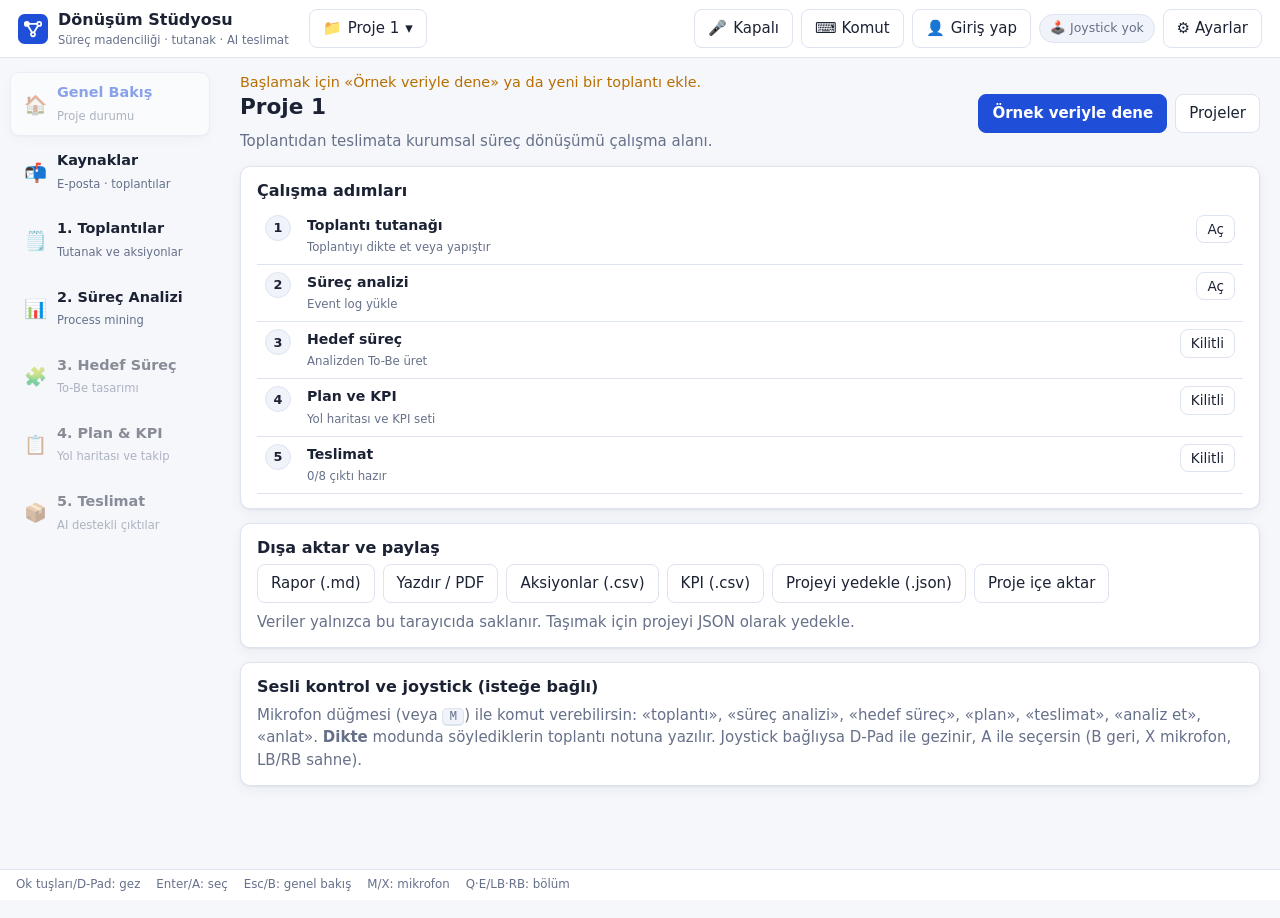
<file: index.html>
<!doctype html>
<html lang="tr">
<head>
<meta charset="utf-8">
<meta name="viewport" content="width=device-width,initial-scale=1,viewport-fit=cover">
<title>Dönüşüm Stüdyosu</title>
<meta name="description" content="Toplantı tutanağı, process mining, hedef süreç tasarımı, plan/KPI ve AI destekli teslimat — tek çalışma alanında.">
<meta name="theme-color" content="#1f4fd8">
<meta name="mobile-web-app-capable" content="yes">
<meta name="apple-mobile-web-app-capable" content="yes">
<meta name="apple-mobile-web-app-title" content="Dönüşüm">
<meta name="apple-mobile-web-app-status-bar-style" content="default">
<meta name="format-detection" content="telephone=no">
<link rel="manifest" href="manifest.webmanifest">
<link rel="icon" href="icons/icon.svg" type="image/svg+xml">
<link rel="apple-touch-icon" href="icons/apple-touch-icon.png">
<link rel="stylesheet" href="style.css">
</head>
<body>
<header id="top">
  <div class="brand"><img src="icons/icon.svg" alt="" width="30" height="30"><div><b>Dönüşüm Stüdyosu</b><small>Süreç madenciliği · tutanak · AI teslimat</small></div></div>
  <button class="btn" id="projBtn" data-nav data-act="projects" title="Projeler">📁 <span id="projName"></span> ▾</button>
  <div class="hud">
    <button class="btn mic" id="micBtn" data-nav data-act="mic" title="Mikrofon (M)">🎤 <span id="micLbl">Kapalı</span></button>
    <button class="btn" data-nav data-act="mode" id="modeBtn" title="Komut / Dikte modu">⌨️ Komut</button>
    <button class="btn" id="acctBtn" data-nav data-act="goSources" title="İş hesabı / kaynaklar">👤 <span id="acctLbl">Giriş yap</span></button>
    <span class="chip" id="padChip">🕹️ Joystick yok</span>
    <button class="btn" data-nav data-act="settings" title="Ayarlar">⚙️ Ayarlar</button>
  </div>
</header>
<div class="shell">
  <nav id="map" aria-label="Bölümler"></nav>
  <section class="content"><div id="live" aria-live="polite"></div><main id="view"></main></section>
</div>
<footer id="hints"><span>Ok tuşları/D-Pad: gez</span><span>Enter/A: seç</span><span>Esc/B: genel bakış</span><span>M/X: mikrofon</span><span>Q·E/LB·RB: bölüm</span></footer>
<div id="toasts"></div>
<div id="modal" hidden></div>
<input type="file" id="file" accept=".csv,.txt,.tsv,.json" hidden>
<script src="core.js"></script>
<script src="app.js"></script>
<script>if('serviceWorker' in navigator && location.protocol.startsWith('http')) navigator.serviceWorker.register('sw.js').catch(()=>{});</script>
</body>
</html>
</file>
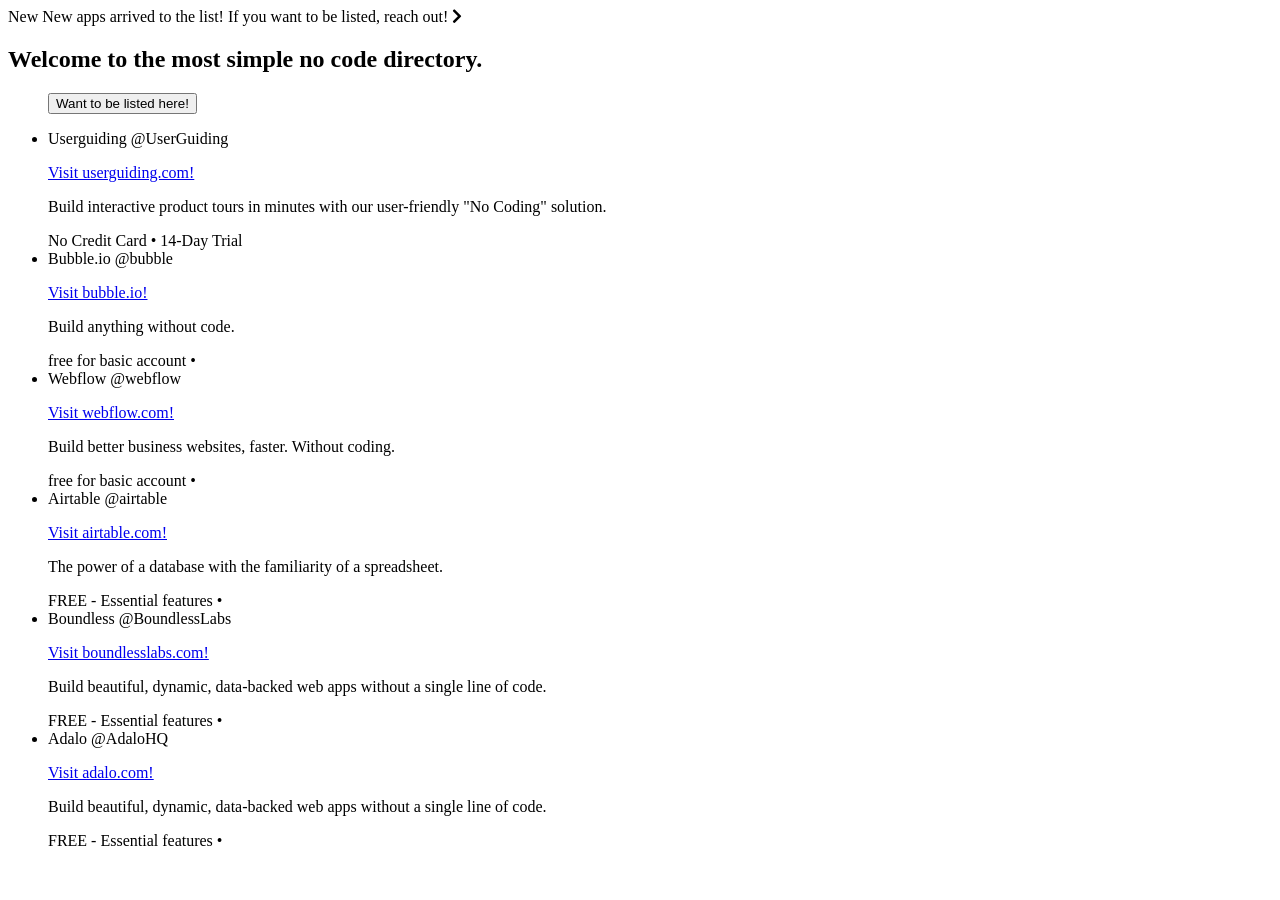
<file: backup/index.html>
<!DOCTYPE html>
<html lang="en">
  <head>
    <!-- Global site tag (gtag.js) - Google Analytics -->
<script async src="https://www.googletagmanager.com/gtag/js?id=G-12KH54SMGH"></script>
<script>
  window.dataLayer = window.dataLayer || [];
  function gtag(){dataLayer.push(arguments);}
  gtag('js', new Date());

  gtag('config', 'G-12KH54SMGH');
</script>
    <meta charset="UTF-8">
    <meta name="viewport" content="width=device-width, initial-scale=1.0">
    <meta http-equiv="X-UA-Compatible" content="ie=edge">
    <link href=https://stitches.hyperyolo.com/output.css rel="stylesheet">
    <link rel="stylesheet" href=https://use.fontawesome.com/releases/v5.6.3/css/all.css integrity=sha384-UHRtZLI+pbxtHCWp1t77Bi1L4ZtiqrqD80Kn4Z8NTSRyMA2Fd33n5dQ8lWUE00s/ crossorigin="anonymous">
    <title><notocode class="com"></notocode></title>
  </head>
  <body><section class="bg-gray-100 text-gray-900 py-4 lg:px-4" role="alert">
  <div class="container items-center flex max-w-xl m-auto leading-none">
    <span class="flex rounded-full bg-gray-300 uppercase px-2 py-1 text-xs font-bold mr-3">New</span>
    <span class="mr-2 text-left mr-auto">New apps arrived to the list! If you want to be listed, reach out!</span>
    <span class="opacity-75 h-4 w-4"><i class="fas fa-chevron-right"></i></span>
  </div>
</section><section class="font-sans text-center my-8 px-8">
  <h1 class="capitalize font-medium">Welcome to the most simple no code directory.</h1>
  <p class="text-gray-700 mt-2 mb-6"></p>
  <nav>
    <ul>
      
      <form action="generic.html">
        <button class="bg-black hover:bg-gray-900 text-white hover:text-white py-3 px-6 uppercase text-xs tracking-wide" type="submit">Want to be listed here!</button>
     </form>
    </ul>
  </nav>
  </section><ul class="font-sans list-none p-0 container m-auto text-gray-900">
  <li class="inline-block border-b border-gray-300 flex justify-between items-center py-4">
    <div class="flex items-start w-2/5">
      <div class="w-10 h-10 rounded mr-3">
        <div class="rounded-full h-10 w-10 bg-gray-300 m-auto"></div>
      </div>
      <div class="flex-1 overflow-hidden">
        <div>
          <span class="font-bold">Userguiding</span>
          <span class="text-gray-700 text-xs">@UserGuiding</span>
        </div>
        <p><a href="https://userguiding.com">Visit userguiding.com!</a></p>
      </div>
    </div>
    <p class="w-2/5">Build interactive product tours in minutes with our user-friendly "No Coding" solution.</p>
    
    <label for="status" class="font-bold w-1/5 text-center">No Credit Card • 14-Day Trial</label>
    
  </li>
  <li class="inline-block border-b border-gray-300 flex justify-between items-center py-4">
    <div class="flex items-start w-2/5">
      <div class="w-10 h-10 rounded mr-3">
        <div class="rounded-full h-10 w-10 bg-gray-300 m-auto"></div>
      </div>
      <div class="flex-1 overflow-hidden">
        <div>
          <span class="font-bold">Bubble.io</span>
          <span class="text-gray-700 text-xs">@bubble</span>
        </div>
        <p><a href="https://bubble.io/welcome">Visit bubble.io!</a></p>
      </div>
    </div>
    <p class="w-2/5">Build anything without code.</p>
    <label for="status" class="font-bold w-1/5 text-center">free for basic account • </label>
  </li>
  <li class="inline-block flex justify-between items-center py-4">
    <div class="flex items-start w-2/5">
      <div class="w-10 h-10 rounded mr-3">
        <div class="rounded-full h-10 w-10 bg-gray-300 m-auto"></div>
      </div>
      <div class="flex-1 overflow-hidden">
        <div>
          <span class="font-bold">Webflow</span>
          <span class="text-gray-700 text-xs">@webflow</span>
        </div>
        <p><a href="https://webflow.com">Visit webflow.com!</a></p>
      </div>
    </div>
    <p class="w-2/5">Build better business websites, faster. Without coding.</p>
    <label for="status" class="font-bold w-1/5 text-center">free for basic account • </label>
  </li>
  <li class="inline-block border-b border-gray-300 flex justify-between items-center py-4">
    <div class="flex items-start w-2/5">
      <div class="w-10 h-10 rounded mr-3">
        <div class="rounded-full h-10 w-10 bg-gray-300 m-auto"></div>
      </div>
      <div class="flex-1 overflow-hidden">
        <div>
          <span class="font-bold">Airtable</span>
          <span class="text-gray-700 text-xs">@airtable</span>
        </div>
        <p><a href="https://airtable.com">Visit airtable.com!</a></p>
      </div>
    </div>
    <p class="w-2/5">The power of a database with the familiarity of a spreadsheet.</p>
    
    <label for="status" class="font-bold w-1/5 text-center">FREE - Essential features • </label>
    
  </li>
  <li class="inline-block border-b border-gray-300 flex justify-between items-center py-4">
    <div class="flex items-start w-2/5">
      <div class="w-10 h-10 rounded mr-3">
        <div class="rounded-full h-10 w-10 bg-gray-300 m-auto"></div>
      </div>
      <div class="flex-1 overflow-hidden">
        <div>
          <span class="font-bold">Boundless</span>
          <span class="text-gray-700 text-xs">@BoundlessLabs</span>
        </div>
        <p><a href="https://www.boundlesslabs.com/">Visit boundlesslabs.com!</a></p>
      </div>
    </div>
    <p class="w-2/5">Build beautiful, dynamic, data-backed web apps without a single line of code.</p>
    
    <label for="status" class="font-bold w-1/5 text-center">FREE - Essential features • </label>
    
  </li>
  <li class="inline-block border-b border-gray-300 flex justify-between items-center py-4">
    <div class="flex items-start w-2/5">
      <div class="w-10 h-10 rounded mr-3">
        <div class="rounded-full h-10 w-10 bg-gray-300 m-auto"></div>
      </div>
      <div class="flex-1 overflow-hidden">
        <div>
          <span class="font-bold">Adalo</span>
          <span class="text-gray-700 text-xs">@AdaloHQ</span>
        </div>
        <p><a href="https://www.adalo.com">Visit adalo.com!</a></p>
      </div>
    </div>
    <p class="w-2/5">Build beautiful, dynamic, data-backed web apps without a single line of code.</p>
    
    <label for="status" class="font-bold w-1/5 text-center">FREE - Essential features • </label>
    
  </li>
</ul></body>
</html>
</file>
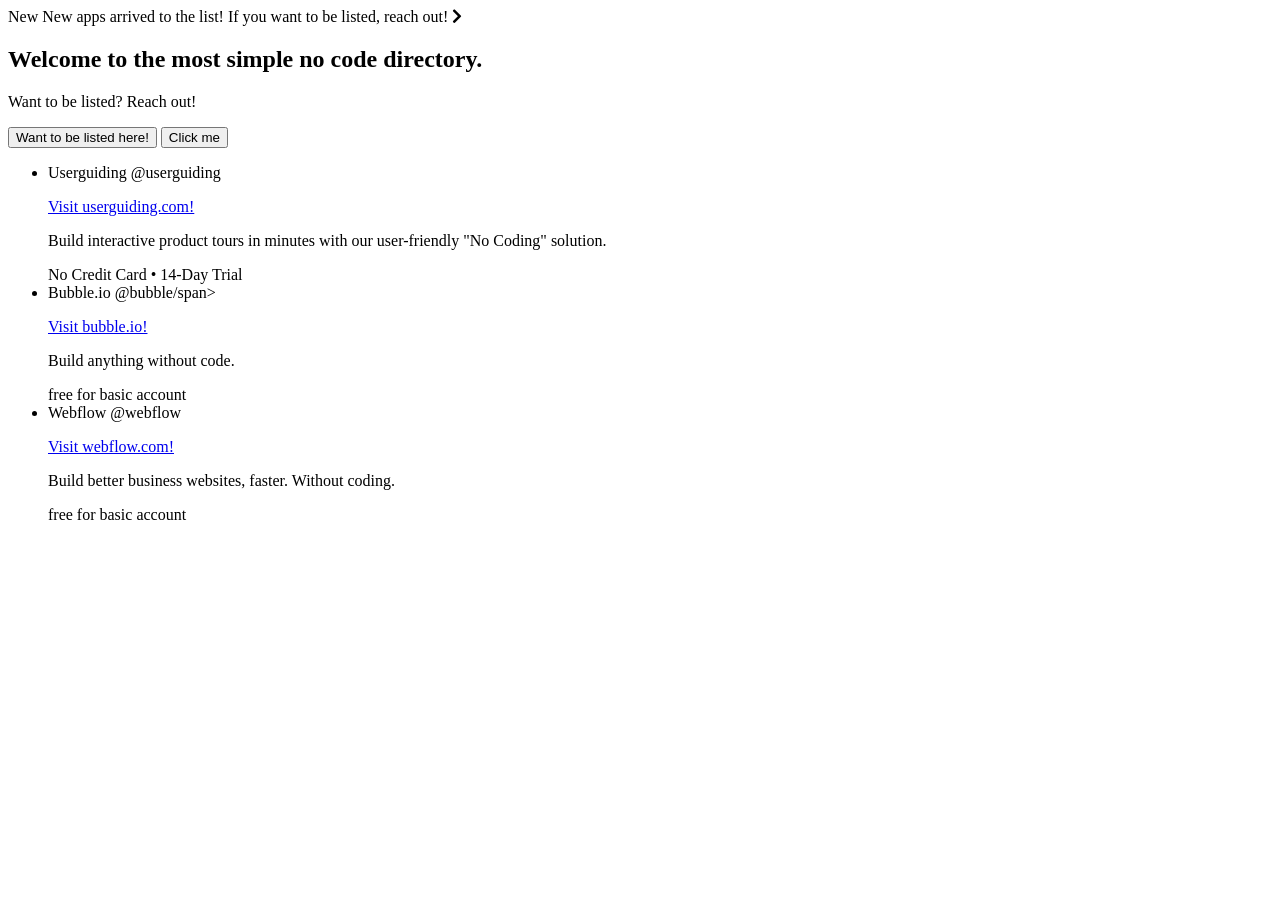
<file: contact.html>
<!DOCTYPE html>
<html lang="en">
  <head>
    <meta charset="UTF-8">
    <meta name="viewport" content="width=device-width, initial-scale=1.0">
    <meta http-equiv="X-UA-Compatible" content="ie=edge">
    <link href=https://stitches.hyperyolo.com/output.css rel="stylesheet">
    <link rel="stylesheet" href=https://use.fontawesome.com/releases/v5.6.3/css/all.css integrity=sha384-UHRtZLI+pbxtHCWp1t77Bi1L4ZtiqrqD80Kn4Z8NTSRyMA2Fd33n5dQ8lWUE00s/ crossorigin="anonymous">
    <title>Stitches</title>
  </head>
  <body><section class="bg-gray-100 text-gray-900 py-4 lg:px-4" role="alert">
  <div class="container items-center flex max-w-xl m-auto leading-none">
    <span class="flex rounded-full bg-gray-300 uppercase px-2 py-1 text-xs font-bold mr-3">New</span>
    <span class="mr-2 text-left mr-auto">New apps arrived to the list! If you want to be listed, reach out!</span>
    <span class="opacity-75 h-4 w-4"><i class="fas fa-chevron-right"></i></span>
  </div>
</section><section class="font-sans text-center my-8 px-8">
  <h1 class="capitalize font-medium">Welcome to the most simple no code directory.</h1>
  <p class="text-gray-700 mt-2 mb-6">Want to be listed? Reach out!</p>
  <button type="submit" formaction="https://www.w3docs.com" class="bg-black hover:bg-gray-900 text-white hover:text-white py-3 px-6 uppercase text-xs tracking-wide" href="https://www.w3docs.com/learn-html/html-button-tag.html" >Want to be listed here!</button>
  <button type="submit" formaction="https://www.w3docs.com">Click me</button>
</section><ul class="font-sans list-none p-0 container m-auto text-gray-900">
  <li class="inline-block border-b border-gray-300 flex justify-between items-center py-4">
    <div class="flex items-start w-2/5">
      <div class="w-10 h-10 rounded mr-3">
        <div class="rounded-full h-10 w-10 bg-gray-300 m-auto"></div>
      </div>
      <div class="flex-1 overflow-hidden">
        <div>
          <span class="font-bold">Userguiding</span>
          <span class="text-gray-700 text-xs">@userguiding</span>
        </div>
        <p><a href="https://userguiding.com">Visit userguiding.com!</a></p>
      </div>
    </div>
    <p class="w-2/5">Build interactive product tours in minutes with our user-friendly "No Coding" solution.</p>
    <label for="status" class="font-bold w-1/5 text-right">No Credit Card • 14-Day Trial</label>
  </li>
  <li class="inline-block border-b border-gray-300 flex justify-between items-center py-4">
    <div class="flex items-start w-2/5">
      <div class="w-10 h-10 rounded mr-3">
        <div class="rounded-full h-10 w-10 bg-gray-300 m-auto"></div>
      </div>
      <div class="flex-1 overflow-hidden">
        <div>
          <span class="font-bold">Bubble.io</span>
          <span class="text-gray-700 text-xs">@bubble/span>
        </div>
        <p><a href="https://bubble.io/welcome">Visit bubble.io!</a></p>
      </div>
    </div>
    <p class="w-2/5">Build anything without code.</p>
    <label for="status" class="font-bold w-1/5 text-right">free for basic account</label>
  </li>
  <li class="inline-block flex justify-between items-center py-4">
    <div class="flex items-start w-2/5">
      <div class="w-10 h-10 rounded mr-3">
        <div class="rounded-full h-10 w-10 bg-gray-300 m-auto"></div>
      </div>
      <div class="flex-1 overflow-hidden">
        <div>
          <span class="font-bold">Webflow</span>
          <span class="text-gray-700 text-xs">@webflow</span>
        </div>
        <p><a href="https://webflow.com">Visit webflow.com!</a></p>
      </div>
    </div>
    <p class="w-2/5">Build better business websites, faster. Without coding.</p>
    <label for="status" class="font-bold w-1/5 text-right">free for basic account</label>
  </li>
</ul></body>
</html>
</file>
<file: style.css>
:root{
  --bg:#f5f7fb;--panel:#fff;--panel2:#f0f3fa;--line:#dde3f0;--text:#1b2233;--mut:#667089;
  --brand:#1f4fd8;--brand-ink:#fff;--ok:#12805c;--warn:#b86e00;--bad:#c62839;--violet:#6d4fd1;--teal:#0a7f99;
  --neon:var(--brand);--lime:var(--ok);--amber:var(--warn);--red:var(--bad);--pink:var(--brand);
  --hh:58px;--sat:env(safe-area-inset-top,0px);--sab:env(safe-area-inset-bottom,0px);--sal:env(safe-area-inset-left,0px);--sar:env(safe-area-inset-right,0px);
  --r:10px;--focus:0 0 0 3px rgba(31,79,216,.35);--shadow:0 1px 2px rgba(20,30,60,.06),0 4px 14px rgba(20,30,60,.05)
}
@media(prefers-color-scheme:dark){:root{
  --bg:#0f1320;--panel:#171d30;--panel2:#1e2540;--line:#2b3454;--text:#e6e9f5;--mut:#98a2c3;
  --brand:#5b86ff;--brand-ink:#0b1022;--ok:#3ccf9a;--warn:#f0a63a;--bad:#ff6b7b;--violet:#a58bff;--teal:#4fd0e8;--focus:0 0 0 3px rgba(91,134,255,.45);--shadow:none}}
*{box-sizing:border-box}
html{-webkit-text-size-adjust:100%;-webkit-tap-highlight-color:transparent}
body{margin:0;touch-action:manipulation;overscroll-behavior-y:none;background:var(--bg);color:var(--text);font:15px/1.5 system-ui,-apple-system,"Segoe UI",Roboto,sans-serif;padding-bottom:calc(42px + var(--sab));padding-left:var(--sal);padding-right:var(--sar)}
h1,h2,h3{margin:0 0 .4em;line-height:1.25}h2{font-size:1.35rem}h3{font-size:1rem}
small,.mut{color:var(--mut)}
code,pre{font-family:ui-monospace,Menlo,Consolas,monospace}
code{background:var(--panel2);padding:1px 5px;border-radius:5px;font-size:.88em}
#top{display:flex;gap:12px;align-items:center;flex-wrap:wrap;padding:calc(8px + var(--sat)) 18px 8px;background:var(--panel);border-bottom:1px solid var(--line);position:sticky;top:0;z-index:20}
.brand{display:flex;gap:10px;align-items:center;margin-right:8px}.brand b{display:block;font-size:1rem}.brand small{display:block;font-size:.72rem}
.hud{display:flex;gap:8px;align-items:center;margin-left:auto;flex-wrap:wrap}
.chip{padding:4px 10px;border-radius:99px;background:var(--panel2);border:1px solid var(--line);font-size:.78rem;color:var(--mut)}
.chip.on{color:var(--ok);border-color:var(--ok)}
.btn{font:inherit;color:var(--text);background:var(--panel);border:1px solid var(--line);border-radius:8px;padding:7px 13px;cursor:pointer;display:inline-flex;gap:6px;align-items:center;justify-content:center;transition:background .12s,border-color .12s}
.btn:hover{background:var(--panel2);border-color:var(--brand)}
.btn.primary,.btn.hot{background:var(--brand);border-color:var(--brand);color:var(--brand-ink);font-weight:600}
.btn.primary:hover,.btn.hot:hover{filter:brightness(1.08)}
.btn.ghost{background:transparent;color:var(--bad)}
.btn.sm{padding:3px 10px;font-size:.85rem}
.btn.mic.on{background:var(--bad);border-color:var(--bad);color:#fff;animation:pulse 1.4s infinite}
@keyframes pulse{50%{box-shadow:0 0 0 5px rgba(198,40,57,.22)}}
[data-nav]:focus,.gnode:focus{outline:none}
button[data-nav]:focus-visible,textarea[data-nav]:focus,.card[data-nav]:focus,.stage[data-nav]:focus,.stage-tab:focus-visible{border-color:var(--brand);box-shadow:var(--focus)}
.shell{display:grid;grid-template-columns:220px 1fr;gap:0;max-width:1560px;margin:0 auto}
#map{display:flex;flex-direction:column;gap:4px;padding:14px 10px;position:sticky;top:var(--hh);align-self:start;height:calc(100vh - var(--hh) - 24px);overflow:auto}
.stage-tab{display:flex;gap:10px;align-items:center;text-align:left;padding:9px 12px;border-radius:9px;background:transparent;border:1px solid transparent;color:var(--text);cursor:pointer;font:inherit}
.stage-tab .ico{font-size:1.15rem;width:24px;text-align:center}
.stage-tab b{display:block;font-size:.9rem;font-weight:600}.stage-tab small{font-size:.72rem}
.stage-tab:hover{background:var(--panel2)}
.stage-tab.cur{background:var(--panel);border-color:var(--line);box-shadow:var(--shadow);color:var(--brand)}
.stage-tab.done b::after{content:" ✓";color:var(--ok)}
.stage-tab.locked{opacity:.5}
.content{padding:14px 20px 30px;min-width:0}
#live{min-height:22px;color:var(--warn);font-size:.9rem}
.page-h{display:flex;gap:12px;align-items:flex-start;flex-wrap:wrap;margin-bottom:14px}.page-h>div:first-child{flex:1;min-width:240px}.page-h p{margin:0}
.grid{display:grid;gap:14px}.g2{grid-template-columns:repeat(auto-fit,minmax(340px,1fr))}.g3{grid-template-columns:repeat(auto-fit,minmax(240px,1fr))}.g4{grid-template-columns:repeat(auto-fit,minmax(160px,1fr))}
.card{background:var(--panel);border:1px solid var(--line);border-radius:var(--r);padding:14px 16px;box-shadow:var(--shadow)}
.card.hero{background:var(--panel2)}
.row{display:flex;gap:8px;flex-wrap:wrap;align-items:center}.sp{flex:1}
.stat{text-align:center}.stat b{display:block;font-size:1.55rem;color:var(--brand)}.stat small{font-size:.76rem}
textarea,input[type=text],input[type=password],select{width:100%;font:inherit;color:var(--text);background:var(--bg);border:1px solid var(--line);border-radius:8px;padding:9px 11px}
textarea{min-height:210px;resize:vertical;font-family:ui-monospace,Menlo,Consolas,monospace;font-size:.88rem}
textarea:focus,input:focus,select:focus{outline:none;border-color:var(--brand);box-shadow:var(--focus)}
label{display:block;font-weight:600;margin:10px 0 4px;font-size:.9rem}
.tag{display:inline-block;padding:1px 9px;border-radius:99px;font-size:.74rem;border:1px solid var(--line);background:var(--panel2);color:var(--mut);margin:2px 3px 2px 0}
.t-keep{color:var(--mut)}.t-approval{color:var(--warn);border-color:var(--warn)}.t-automate{color:var(--teal);border-color:var(--teal)}.t-new{color:var(--ok);border-color:var(--ok)}
.t-parallel{color:var(--violet);border-color:var(--violet)}.t-exception{border-style:dashed}.t-remove{color:var(--bad);border-color:var(--bad)}
ul.clean{list-style:none;margin:0;padding:0}ul.clean li{padding:6px 0;border-bottom:1px solid var(--line)}ul.clean li:last-child{border:0}
.big{font-size:1.08rem}
.stages{display:grid;gap:12px;grid-template-columns:repeat(auto-fit,minmax(200px,1fr))}
.stage{cursor:pointer;text-align:left;font:inherit;color:inherit}.stage .ico{font-size:1.8rem}
.stage:hover{border-color:var(--brand)}
.num{display:inline-flex;width:26px;height:26px;border-radius:50%;align-items:center;justify-content:center;background:var(--panel2);border:1px solid var(--line);font-size:.8rem;font-weight:700}
.num.ok{background:var(--ok);border-color:var(--ok);color:#fff}
.graphbox{overflow:auto;border:1px solid var(--line);border-radius:var(--r);background:var(--panel);padding:6px}
svg text{font-family:system-ui,sans-serif;fill:var(--text)}
.gnode{cursor:pointer}
.gnode rect{fill:var(--panel2);stroke-width:2.5;transition:all .12s}
.gnode:focus rect,.gnode:hover rect{stroke:var(--brand)!important;stroke-width:4}
.gnode .nm{font-size:12px;font-weight:700}.gnode .mt{font-size:10px;fill:var(--mut)}
.elabel{font-size:10px;fill:var(--warn);paint-order:stroke;stroke:var(--panel);stroke-width:3px}
.legend{display:flex;gap:12px;flex-wrap:wrap;font-size:.78rem;color:var(--mut);margin:6px 0}
.dot{display:inline-block;width:10px;height:10px;border-radius:3px;margin-right:4px;vertical-align:middle}
table{width:100%;border-collapse:collapse;font-size:.88rem}th,td{padding:7px 8px;border-bottom:1px solid var(--line);text-align:left;vertical-align:top}th{color:var(--mut);font-weight:600}
.seq{display:flex;flex-wrap:wrap;gap:3px}.seq span{font-size:.7rem;background:var(--panel2);border:1px solid var(--line);padding:1px 6px;border-radius:6px}
.bar{height:8px;border-radius:99px;background:var(--panel2);border:1px solid var(--line);overflow:hidden}
.bar>i{display:block;height:100%;background:var(--brand);transition:width .4s}
.hbar{height:8px;border-radius:4px;background:var(--panel2);overflow:hidden;min-width:60px}.hbar i{display:block;height:100%;background:var(--brand)}
.cols3{display:grid;gap:14px;grid-template-columns:repeat(auto-fit,minmax(290px,1fr))}
.act{display:flex;gap:10px;align-items:flex-start;padding:9px 0;border-bottom:1px solid var(--line)}
.act:last-child{border:0}.act.done .tt{text-decoration:line-through;opacity:.55}
.chk{flex:none;width:30px;height:30px;padding:0}
.pips{letter-spacing:2px;color:var(--warn)}
.kpi{display:grid;grid-template-columns:1fr auto;gap:6px 14px;align-items:center}
.rag-g{color:var(--ok)}.rag-a{color:var(--warn)}.rag-r{color:var(--bad)}
.md h1,.md h2,.md h3{color:var(--brand)}.md h1{font-size:1.3rem}.md table{margin:.6em 0}.md pre{background:var(--panel2);padding:10px;border-radius:8px;overflow:auto;white-space:pre-wrap}
.md ul,.md ol{padding-left:22px}
#toasts{position:fixed;left:50%;transform:translateX(-50%);bottom:54px;display:flex;flex-direction:column;gap:8px;z-index:60;align-items:center;pointer-events:none}
.toast{background:var(--text);color:var(--bg);padding:8px 16px;border-radius:8px;box-shadow:0 6px 24px rgba(0,0,0,.25);animation:pop .25s}
@keyframes pop{from{transform:translateY(10px);opacity:0}}
#modal{position:fixed;inset:0;background:rgba(10,14,28,.55);z-index:50;display:flex;align-items:center;justify-content:center;padding:16px}
#modal[hidden]{display:none}
#modal .card{max-width:580px;width:100%;max-height:90vh;overflow:auto}
#hints{position:fixed;left:0;right:0;bottom:0;background:var(--panel);border-top:1px solid var(--line);padding:6px 16px;display:flex;gap:16px;flex-wrap:wrap;font-size:.74rem;color:var(--mut);z-index:15}
kbd{background:var(--panel2);border:1px solid var(--line);border-bottom-width:2px;border-radius:5px;padding:0 6px;font-size:.85em}
.lock-msg{padding:28px;text-align:center}
#printArea{display:none}
@media print{body>*:not(#printArea){display:none!important}#printArea{display:block;color:#000;background:#fff;padding:0}#printArea *{color:#000!important}}
@media(max-width:700px){.shell{grid-template-columns:1fr}#map{flex-direction:row;position:static;height:auto;overflow-x:auto;padding:8px 12px}.stage-tab small{display:none}.stage-tab{white-space:nowrap}#hints{display:none}.content{padding:10px 12px}}

/* iPad / dokunmatik ve uygulama (standalone) uyumu */
button,.stage-tab,.gnode,.card[data-nav]{-webkit-user-select:none;user-select:none;-webkit-touch-callout:none}
@media(pointer:coarse){
  .btn{min-height:44px;padding:9px 16px}.btn.sm{min-height:40px;padding:6px 14px}.chk{width:44px;height:44px}
  .stage-tab{min-height:48px}
  textarea,input[type=text],input[type=password],select{font-size:16px}
  #hints{display:none}body{padding-bottom:calc(16px + var(--sab))}#toasts{bottom:calc(20px + var(--sab))}
  .graphbox{-webkit-overflow-scrolling:touch}
}
@media(display-mode:standalone){#hints{display:none}body{padding-bottom:calc(16px + var(--sab))}#toasts{bottom:calc(20px + var(--sab))}}
#install{display:none;margin:0 0 12px;padding:10px 14px;border:1px solid var(--brand);border-radius:var(--r);background:var(--panel2);align-items:center;gap:10px}
#install.show{display:flex}#install span{flex:1}

.row-btn{width:100%;justify-content:flex-start;text-align:left;align-items:flex-start;margin-bottom:6px;gap:10px}
details summary{cursor:pointer}details ol{padding-left:22px;margin:10px 0 0}
</file>
